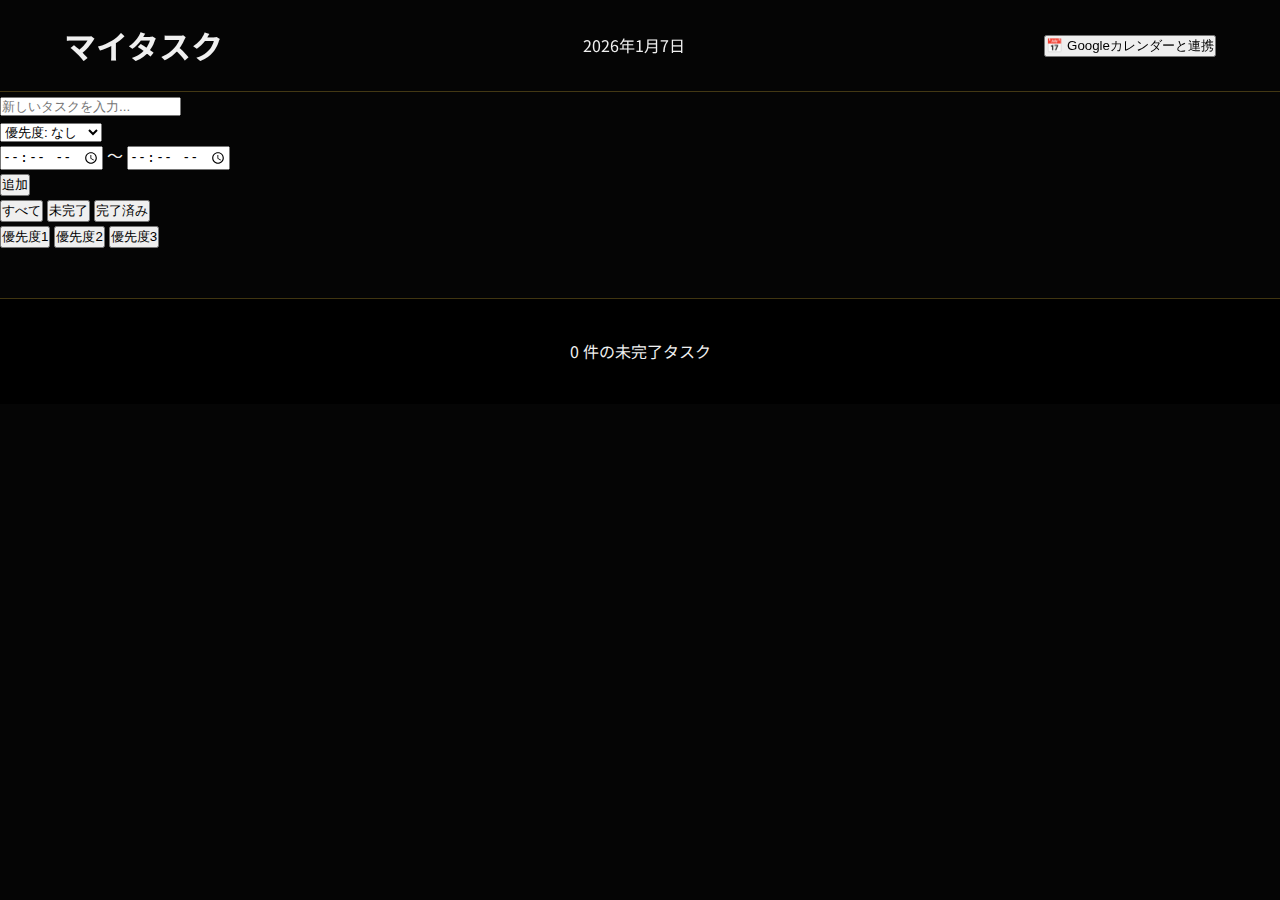
<file: index.html>
<!DOCTYPE html>
<html lang="ja">

<head>
    <meta charset="UTF-8">
    <meta name="viewport" content="width=device-width, initial-scale=1.0">
    <title>マイタスク</title>
    <link rel="stylesheet" href="style.css">
    <link rel="preconnect" href="https://fonts.googleapis.com">
    <link rel="preconnect" href="https://fonts.gstatic.com" crossorigin>
    <link href="https://fonts.googleapis.com/css2?family=Noto+Sans+JP:wght@400;500;700&display=swap" rel="stylesheet">
    <!-- Google Identity Services Library -->
    <script src="https://accounts.google.com/gsi/client" async defer></script>
    <!-- Google API Client Library -->
    <script src="https://apis.google.com/js/api.js"></script>
</head>

<body>
    <div class="app-container">
        <header class="app-header">
            <h1>マイタスク</h1>
            <p class="date-display">2026年1月7日</p>
            <button id="auth-btn" class="auth-btn">
                <span class="icon">📅</span> Googleカレンダーと連携
            </button>
        </header>

        <main>
            <!-- Input Area -->
            <div class="input-container">
                <div class="input-row main-input">
                    <input type="text" id="todo-input" placeholder="新しいタスクを入力..." aria-label="新しいタスク">
                </div>
                <div class="input-row sub-inputs">
                    <select id="priority-input" aria-label="優先度">
                        <option value="">優先度: なし</option>
                        <option value="1">優先度: 1 (高)</option>
                        <option value="2">優先度: 2 (中)</option>
                        <option value="3">優先度: 3 (低)</option>
                    </select>
                    <div class="time-inputs">
                        <input type="time" id="start-time" aria-label="開始時間">
                        <span>〜</span>
                        <input type="time" id="end-time" aria-label="終了時間">
                    </div>
                    <button id="add-btn">追加</button>
                </div>
            </div>

            <!-- Filters -->
            <div class="filters-container">
                <div class="filters-row">
                    <button class="filter-btn active" data-filter="all">すべて</button>
                    <button class="filter-btn" data-filter="active">未完了</button>
                    <button class="filter-btn" data-filter="completed">完了済み</button>
                </div>
                <div class="filters-row priority-filters">
                    <button class="filter-btn" data-filter="p1">優先度1</button>
                    <button class="filter-btn" data-filter="p2">優先度2</button>
                    <button class="filter-btn" data-filter="p3">優先度3</button>
                </div>
            </div>

            <ul id="todo-list" class="todo-list">
                <!-- タスクはここにJavaScriptで追加されます -->
            </ul>
        </main>

        <footer class="app-footer">
            <p><span id="items-left">0</span> 件の未完了タスク</p>
        </footer>
    </div>
    <script src="script.js"></script>
</body>

</html>
</file>
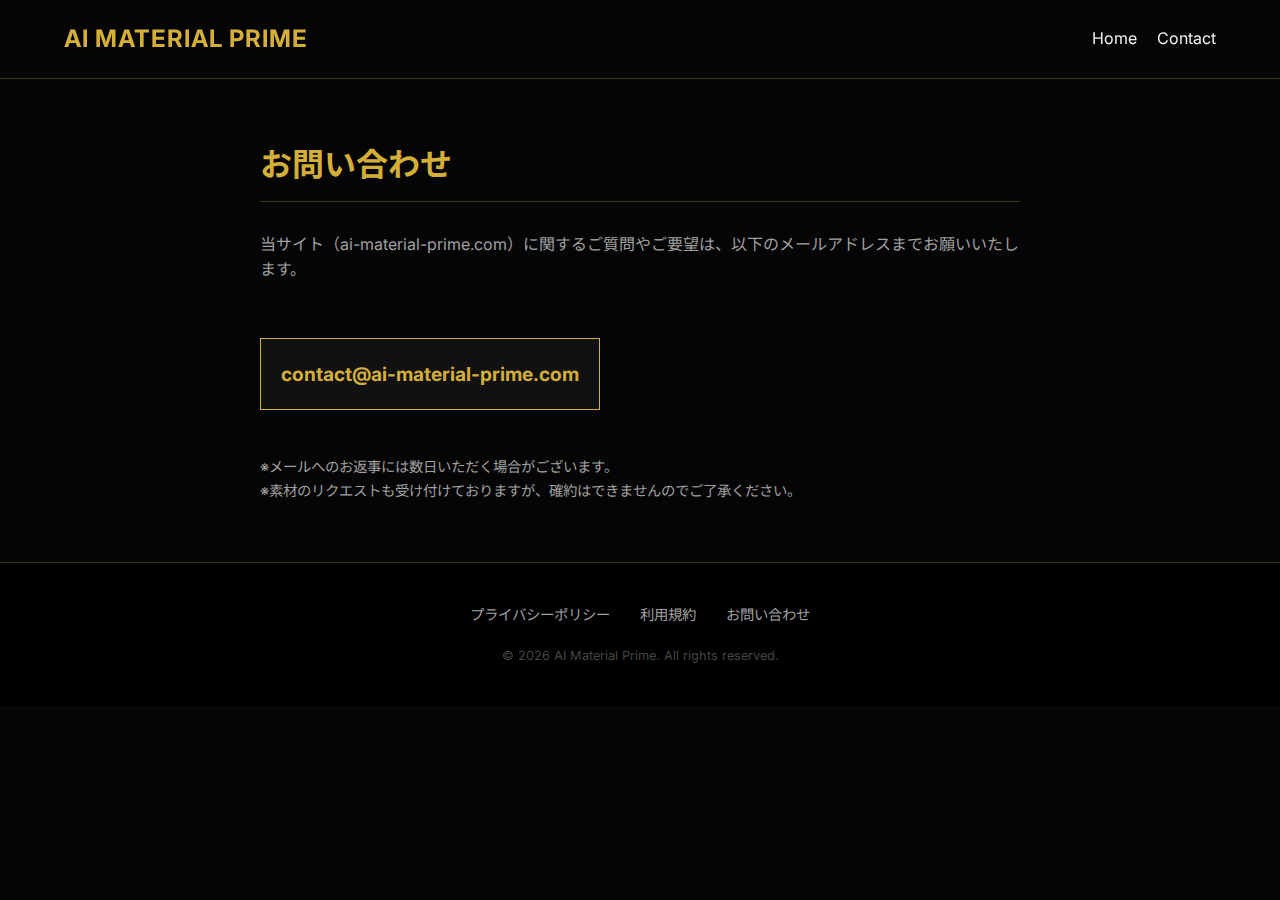
<file: contact.html>
<!DOCTYPE html>
<html lang="ja">

<head>
    <meta charset="UTF-8">
    <meta name="viewport" content="width=device-width, initial-scale=1.0">
    <title>お問い合わせ | AI Material Prime</title>
    <link rel="preconnect" href="https://fonts.googleapis.com">
    <link rel="preconnect" href="https://fonts.gstatic.com" crossorigin>
    <link
        href="https://fonts.googleapis.com/css2?family=Inter:wght@400;600;700&family=Noto+Sans+JP:wght@400;700&display=swap"
        rel="stylesheet">
    <link rel="stylesheet" href="style.css?v=2.3">
</head>

<body>
    <header>
        <div class="logo">AI MATERIAL PRIME</div>
        <nav>
            <ul>
                <li><a href="index.html">Home</a></li>
                <li><a href="contact.html">Contact</a></li>
            </ul>
        </nav>
    </header>

    <main class="legal-content">
        <h1>お問い合わせ</h1>
        <p>当サイト（ai-material-prime.com）に関するご質問やご要望は、以下のメールアドレスまでお願いいたします。</p>

        <p
            style="margin-top: 40px; padding: 20px; background: rgba(255,255,255,0.05); border: 1px solid #d4af37; display: inline-block;">
            <strong style="color: #d4af37; font-size: 1.2rem;">contact@ai-material-prime.com</strong>
        </p>

        <p style="margin-top: 30px; color: #a0a0a0; font-size: 0.9rem;">
            ※メールへのお返事には数日いただく場合がございます。<br>
            ※素材のリクエストも受け付けておりますが、確約はできませんのでご了承ください。
        </p>
    </main>

    <footer>
        <div class="footer-links">
            <a href="privacy.html">プライバシーポリシー</a>
            <a href="terms.html">利用規約</a>
            <a href="contact.html">お問い合わせ</a>
        </div>
        <p class="copyright">&copy; 2026 AI Material Prime. All rights reserved.</p>
    </footer>
</body>

</html>
</file>
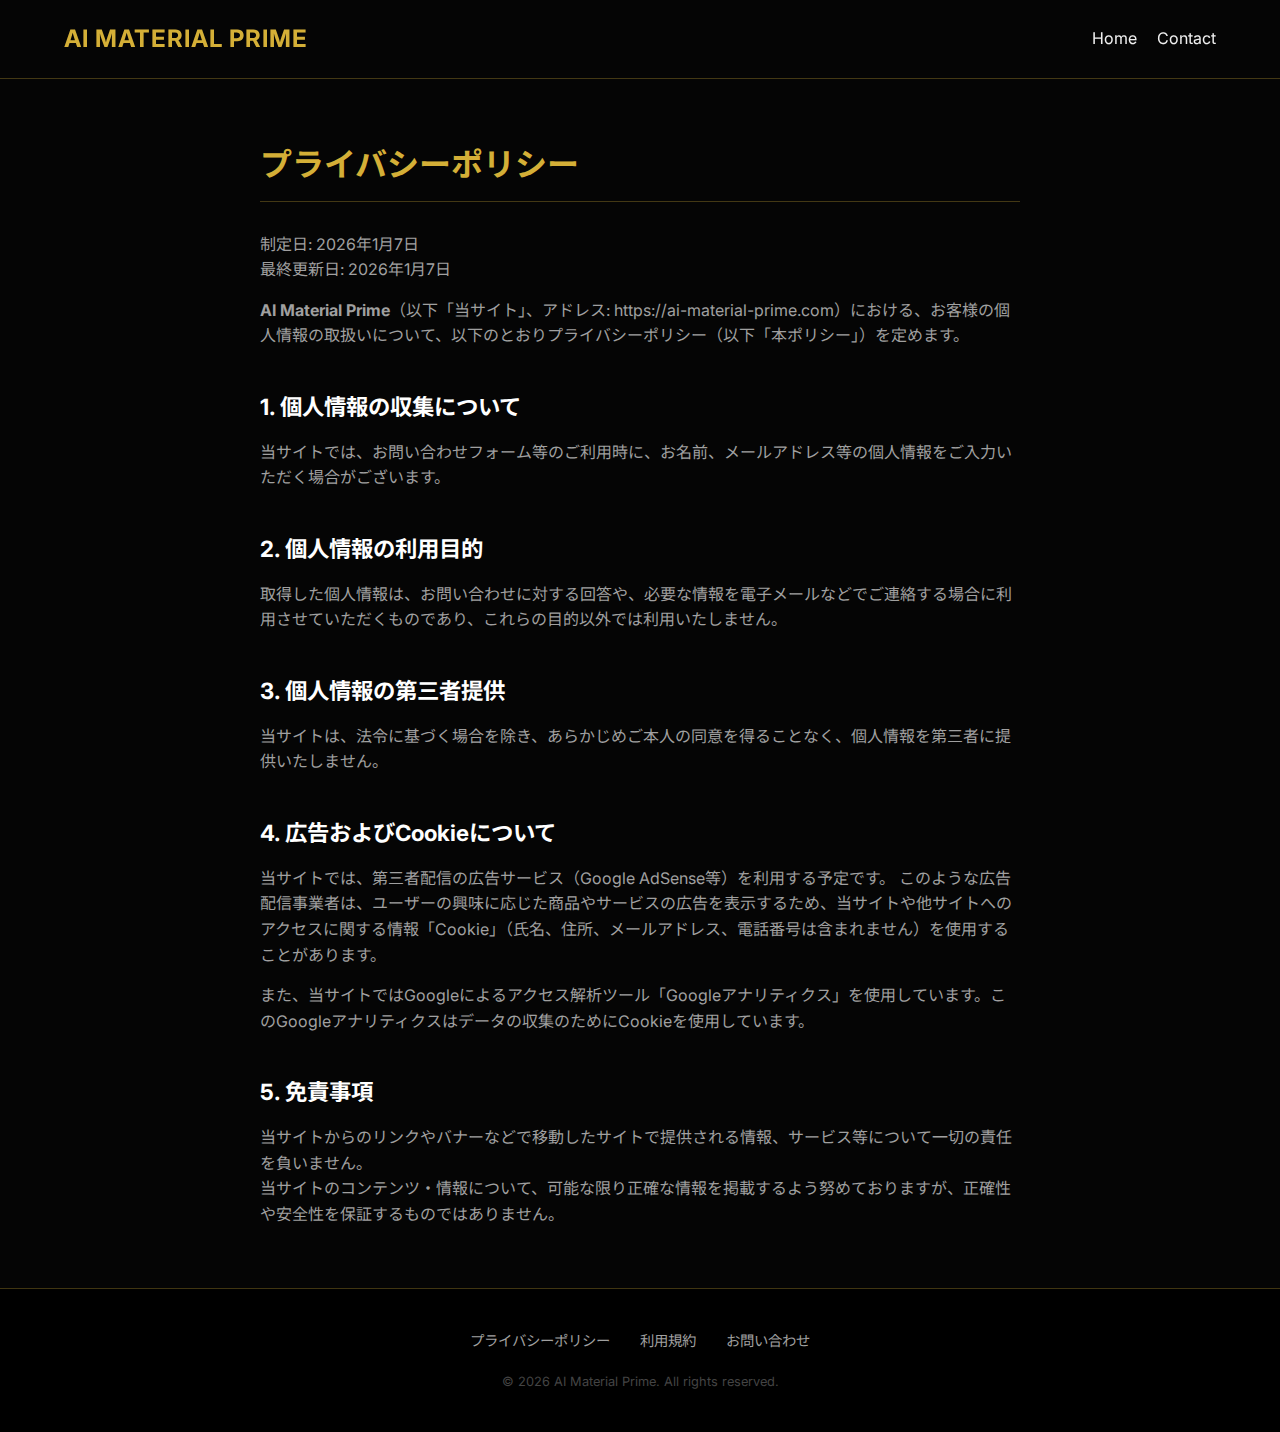
<file: privacy.html>
<!DOCTYPE html>
<html lang="ja">

<head>
    <meta charset="UTF-8">
    <meta name="viewport" content="width=device-width, initial-scale=1.0">
    <title>プライバシーポリシー | AI Material Prime</title>
    <link rel="preconnect" href="https://fonts.googleapis.com">
    <link rel="preconnect" href="https://fonts.gstatic.com" crossorigin>
    <link
        href="https://fonts.googleapis.com/css2?family=Inter:wght@400;600;700&family=Noto+Sans+JP:wght@400;700&display=swap"
        rel="stylesheet">
    <link rel="stylesheet" href="style.css?v=4.0">
</head>

<body>
    <header>
        <div class="logo">AI MATERIAL PRIME</div>
        <nav>
            <ul>
                <li><a href="index.html">Home</a></li>
                <li><a href="contact.html">Contact</a></li>
            </ul>
        </nav>
    </header>

    <main class="legal-content">
        <h1>プライバシーポリシー</h1>
        <p>制定日: 2026年1月7日<br>
            最終更新日: 2026年1月7日</p>

        <p><strong>AI Material Prime</strong>（以下「当サイト」、アドレス:
            https://ai-material-prime.com）における、お客様の個人情報の取扱いについて、以下のとおりプライバシーポリシー（以下「本ポリシー」）を定めます。</p>

        <h2>1. 個人情報の収集について</h2>
        <p>当サイトでは、お問い合わせフォーム等のご利用時に、お名前、メールアドレス等の個人情報をご入力いただく場合がございます。</p>

        <h2>2. 個人情報の利用目的</h2>
        <p>取得した個人情報は、お問い合わせに対する回答や、必要な情報を電子メールなどでご連絡する場合に利用させていただくものであり、これらの目的以外では利用いたしません。</p>

        <h2>3. 個人情報の第三者提供</h2>
        <p>当サイトは、法令に基づく場合を除き、あらかじめご本人の同意を得ることなく、個人情報を第三者に提供いたしません。</p>

        <h2>4. 広告およびCookieについて</h2>
        <p>当サイトでは、第三者配信の広告サービス（Google AdSense等）を利用する予定です。
            このような広告配信事業者は、ユーザーの興味に応じた商品やサービスの広告を表示するため、当サイトや他サイトへのアクセスに関する情報「Cookie」（氏名、住所、メールアドレス、電話番号は含まれません）を使用することがあります。
        </p>
        <p>また、当サイトではGoogleによるアクセス解析ツール「Googleアナリティクス」を使用しています。このGoogleアナリティクスはデータの収集のためにCookieを使用しています。</p>

        <h2>5. 免責事項</h2>
        <p>当サイトからのリンクやバナーなどで移動したサイトで提供される情報、サービス等について一切の責任を負いません。<br>
            当サイトのコンテンツ・情報について、可能な限り正確な情報を掲載するよう努めておりますが、正確性や安全性を保証するものではありません。</p>
    </main>

    <footer>
        <div class="footer-links">
            <a href="privacy.html">プライバシーポリシー</a>
            <a href="terms.html">利用規約</a>
            <a href="contact.html">お問い合わせ</a>
        </div>
        <p class="copyright">&copy; 2026 AI Material Prime. All rights reserved.</p>
    </footer>
</body>

</html>
</file>
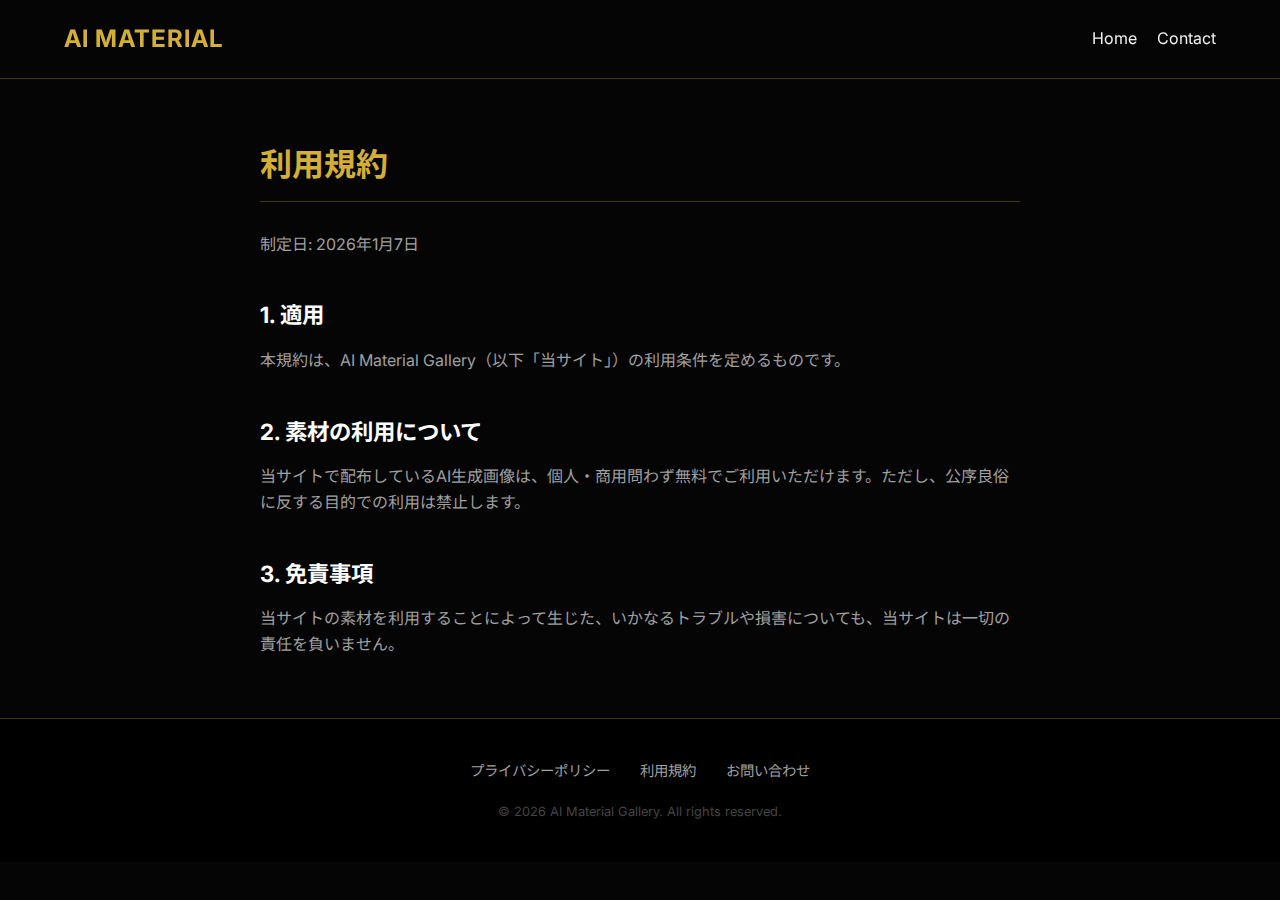
<file: terms.html>
<!DOCTYPE html>
<html lang="ja">

<head>
    <meta charset="UTF-8">
    <meta name="viewport" content="width=device-width, initial-scale=1.0">
    <title>利用規約 | AI Material Gallery</title>
    <link rel="preconnect" href="https://fonts.googleapis.com">
    <link rel="preconnect" href="https://fonts.gstatic.com" crossorigin>
    <link
        href="https://fonts.googleapis.com/css2?family=Inter:wght@400;600;700&family=Noto+Sans+JP:wght@400;700&display=swap"
        rel="stylesheet">
    <link rel="stylesheet" href="style.css">
</head>

<body>
    <header>
        <div class="logo">AI MATERIAL</div>
        <nav>
            <ul>
                <li><a href="index.html">Home</a></li>
                <li><a href="contact.html">Contact</a></li>
            </ul>
        </nav>
    </header>

    <main class="legal-content">
        <h1>利用規約</h1>
        <p>制定日: 2026年1月7日</p>

        <h2>1. 適用</h2>
        <p>本規約は、AI Material Gallery（以下「当サイト」）の利用条件を定めるものです。</p>

        <h2>2. 素材の利用について</h2>
        <p>当サイトで配布しているAI生成画像は、個人・商用問わず無料でご利用いただけます。ただし、公序良俗に反する目的での利用は禁止します。</p>

        <h2>3. 免責事項</h2>
        <p>当サイトの素材を利用することによって生じた、いかなるトラブルや損害についても、当サイトは一切の責任を負いません。</p>
    </main>

    <footer>
        <div class="footer-links">
            <a href="privacy.html">プライバシーポリシー</a>
            <a href="terms.html">利用規約</a>
            <a href="contact.html">お問い合わせ</a>
        </div>
        <p class="copyright">&copy; 2026 AI Material Gallery. All rights reserved.</p>
    </footer>
</body>

</html>
</file>
<file: style.css>
:root {
    --bg-color: #050505;
    --card-bg: rgba(255, 255, 255, 0.05);
    /* Glassmorphism base */
    --text-main: #f0f0f0;
    --text-muted: #a0a0a0;
    --accent-gold: #d4af37;
    --accent-gold-hover: #f1c40f;
    --border-gold: rgba(212, 175, 55, 0.3);
    --shadow-gold: 0 0 15px rgba(212, 175, 55, 0.1);
    --font-main: 'Inter', 'Noto Sans JP', sans-serif;
}

* {
    margin: 0;
    padding: 0;
    box-sizing: border-box;
}

body {
    background-color: var(--bg-color);
    color: var(--text-main);
    font-family: var(--font-main);
    line-height: 1.6;
    overflow-x: hidden;
}

a {
    text-decoration: none;
    color: inherit;
    transition: color 0.3s ease;
}

ul {
    list-style: none;
}

/* Header */
header {
    display: flex;
    justify-content: space-between;
    align-items: center;
    padding: 20px 5%;
    background: rgba(5, 5, 5, 0.9);
    backdrop-filter: blur(10px);
    position: sticky;
    top: 0;
    z-index: 1000;
    border-bottom: 1px solid var(--border-gold);
}

.logo {
    font-size: 1.5rem;
    font-weight: 700;
    color: var(--accent-gold);
    letter-spacing: 1px;
}

nav ul {
    display: flex;
    gap: 20px;
}

nav a:hover {
    color: var(--accent-gold);
}

/* Hero Section */
.hero {
    text-align: center;
    padding: 80px 20px;
    background: radial-gradient(circle at center, rgba(212, 175, 55, 0.05) 0%, transparent 70%);
}

.hero h1 {
    font-size: 3rem;
    margin-bottom: 20px;
    background: linear-gradient(to right, #fff, var(--accent-gold));
    -webkit-background-clip: text;
    -webkit-text-fill-color: transparent;
}

.hero p {
    color: var(--text-muted);
    font-size: 1.1rem;
    max-width: 600px;
    margin: 0 auto;
}

/* Gallery Grid */
.gallery-container {
    padding: 40px 5%;
}

.gallery-grid {
    display: grid;
    grid-template-columns: repeat(auto-fill, minmax(280px, 1fr));
    gap: 25px;
}

.card {
    background: var(--card-bg);
    border: 1px solid var(--border-gold);
    border-radius: 12px;
    overflow: hidden;
    transition: transform 0.3s ease, box-shadow 0.3s ease;
    cursor: pointer;
    position: relative;
    backdrop-filter: blur(5px);
}

.card:hover {
    transform: translateY(-5px);
    box-shadow: var(--shadow-gold);
}

.card-image {
    width: 100%;
    height: 200px;
    object-fit: cover;
    display: block;
}

.card-overlay {
    padding: 15px;
    text-align: center;
}

.card-title {
    font-size: 0.9rem;
    color: var(--text-muted);
}

/* Footer */
footer {
    border-top: 1px solid var(--border-gold);
    padding: 40px 5%;
    margin-top: 50px;
    text-align: center;
    background: #000;
}

.footer-links {
    display: flex;
    justify-content: center;
    gap: 30px;
    margin-bottom: 20px;
}

.footer-links a {
    color: var(--text-muted);
    font-size: 0.9rem;
}

.footer-links a:hover {
    color: var(--accent-gold);
}

.copyright {
    color: #444;
    font-size: 0.8rem;
}

/* Lightbox Modal */
.modal {
    display: none;
    position: fixed;
    z-index: 2000;
    left: 0;
    top: 0;
    width: 100%;
    height: 100%;
    background-color: rgba(0, 0, 0, 0.95);
    justify-content: center;
    align-items: center;
    flex-direction: column;
    opacity: 0;
    transition: opacity 0.3s ease;
}

.modal.active {
    opacity: 1;
}

.modal-content {
    max-width: 90%;
    max-height: 80vh;
    border: 2px solid var(--accent-gold);
    border-radius: 8px;
    box-shadow: 0 0 30px rgba(212, 175, 55, 0.2);
}

.modal-controls {
    margin-top: 20px;
    display: flex;
    gap: 20px;
}

.btn {
    padding: 10px 25px;
    border: 1px solid var(--accent-gold);
    background: transparent;
    color: var(--accent-gold);
    cursor: pointer;
    font-weight: 600;
    border-radius: 30px;
    transition: all 0.3s ease;
    text-transform: uppercase;
    font-size: 0.9rem;
}

.btn:hover {
    background: var(--accent-gold);
    color: #000;
    box-shadow: 0 0 15px var(--accent-gold);
}

.close-modal {
    position: absolute;
    top: 20px;
    right: 30px;
    font-size: 40px;
    color: var(--text-muted);
    cursor: pointer;
    transition: color 0.3s;
}

.close-modal:hover {
    color: #fff;
}

/* Legal Pages Simple Styling */
.legal-content {
    max-width: 800px;
    margin: 60px auto;
    padding: 0 20px;
}

.legal-content h1 {
    color: var(--accent-gold);
    margin-bottom: 30px;
    border-bottom: 1px solid var(--border-gold);
    padding-bottom: 10px;
}

.legal-content h2 {
    color: #fff;
    margin-top: 40px;
    margin-bottom: 15px;
    font-size: 1.4rem;
}

.legal-content p {
    color: var(--text-muted);
    margin-bottom: 15px;
}
</file>
